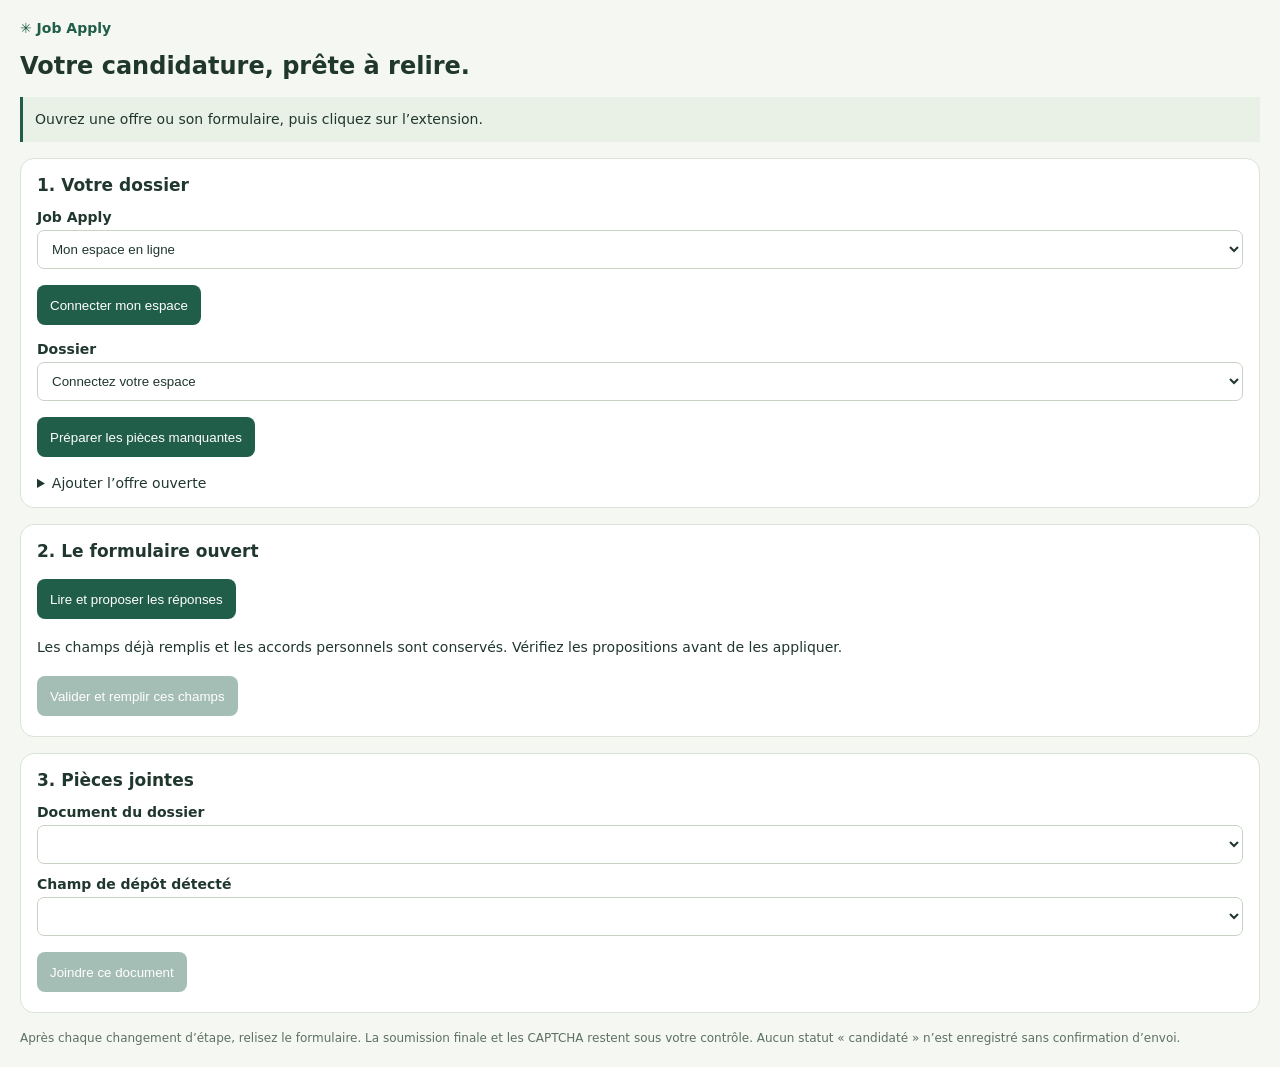
<file: extension/panel.html>
<!doctype html>
<html lang="fr"><head><meta charset="utf-8"><meta name="viewport" content="width=device-width,initial-scale=1"><title>Job Apply</title><link rel="stylesheet" href="panel.css"></head>
<body><header><b>✳ Job Apply</b><h1>Votre candidature, prête à relire.</h1></header>
<p id="status" role="status">Ouvrez une offre ou son formulaire, puis cliquez sur l’extension.</p>
<section><h2>1. Votre dossier</h2><label>Job Apply<select id="server"><option value="https://jobapply-web.37.59.112.53.sslip.io">Mon espace en ligne</option><option value="http://127.0.0.1:8770">Espace local · 8770</option></select></label><button id="connect">Connecter mon espace</button><label>Dossier<select id="application"><option value="">Connectez votre espace</option></select></label><button id="prepare">Préparer les pièces manquantes</button><details><summary>Ajouter l’offre ouverte</summary><label>Entreprise<input id="company" maxlength="255"></label><label>Poste<input id="title" maxlength="255"></label><p>Le texte visible de l’offre sera importé dans votre espace Job Apply.</p><button id="import">Importer cette offre</button></details></section>
<section><h2>2. Le formulaire ouvert</h2><button id="scan">Lire et proposer les réponses</button><p>Les champs déjà remplis et les accords personnels sont conservés. Vérifiez les propositions avant de les appliquer.</p><div id="answers"></div><button id="fill" disabled>Valider et remplir ces champs</button></section>
<section><h2>3. Pièces jointes</h2><label>Document du dossier<select id="document"></select></label><label>Champ de dépôt détecté<select id="upload-field"></select></label><button id="attach" disabled>Joindre ce document</button></section>
<footer>Après chaque changement d’étape, relisez le formulaire. La soumission finale et les CAPTCHA restent sous votre contrôle. Aucun statut « candidaté » n’est enregistré sans confirmation d’envoi.</footer><script type="module" src="panel.js"></script></body></html>
</file>
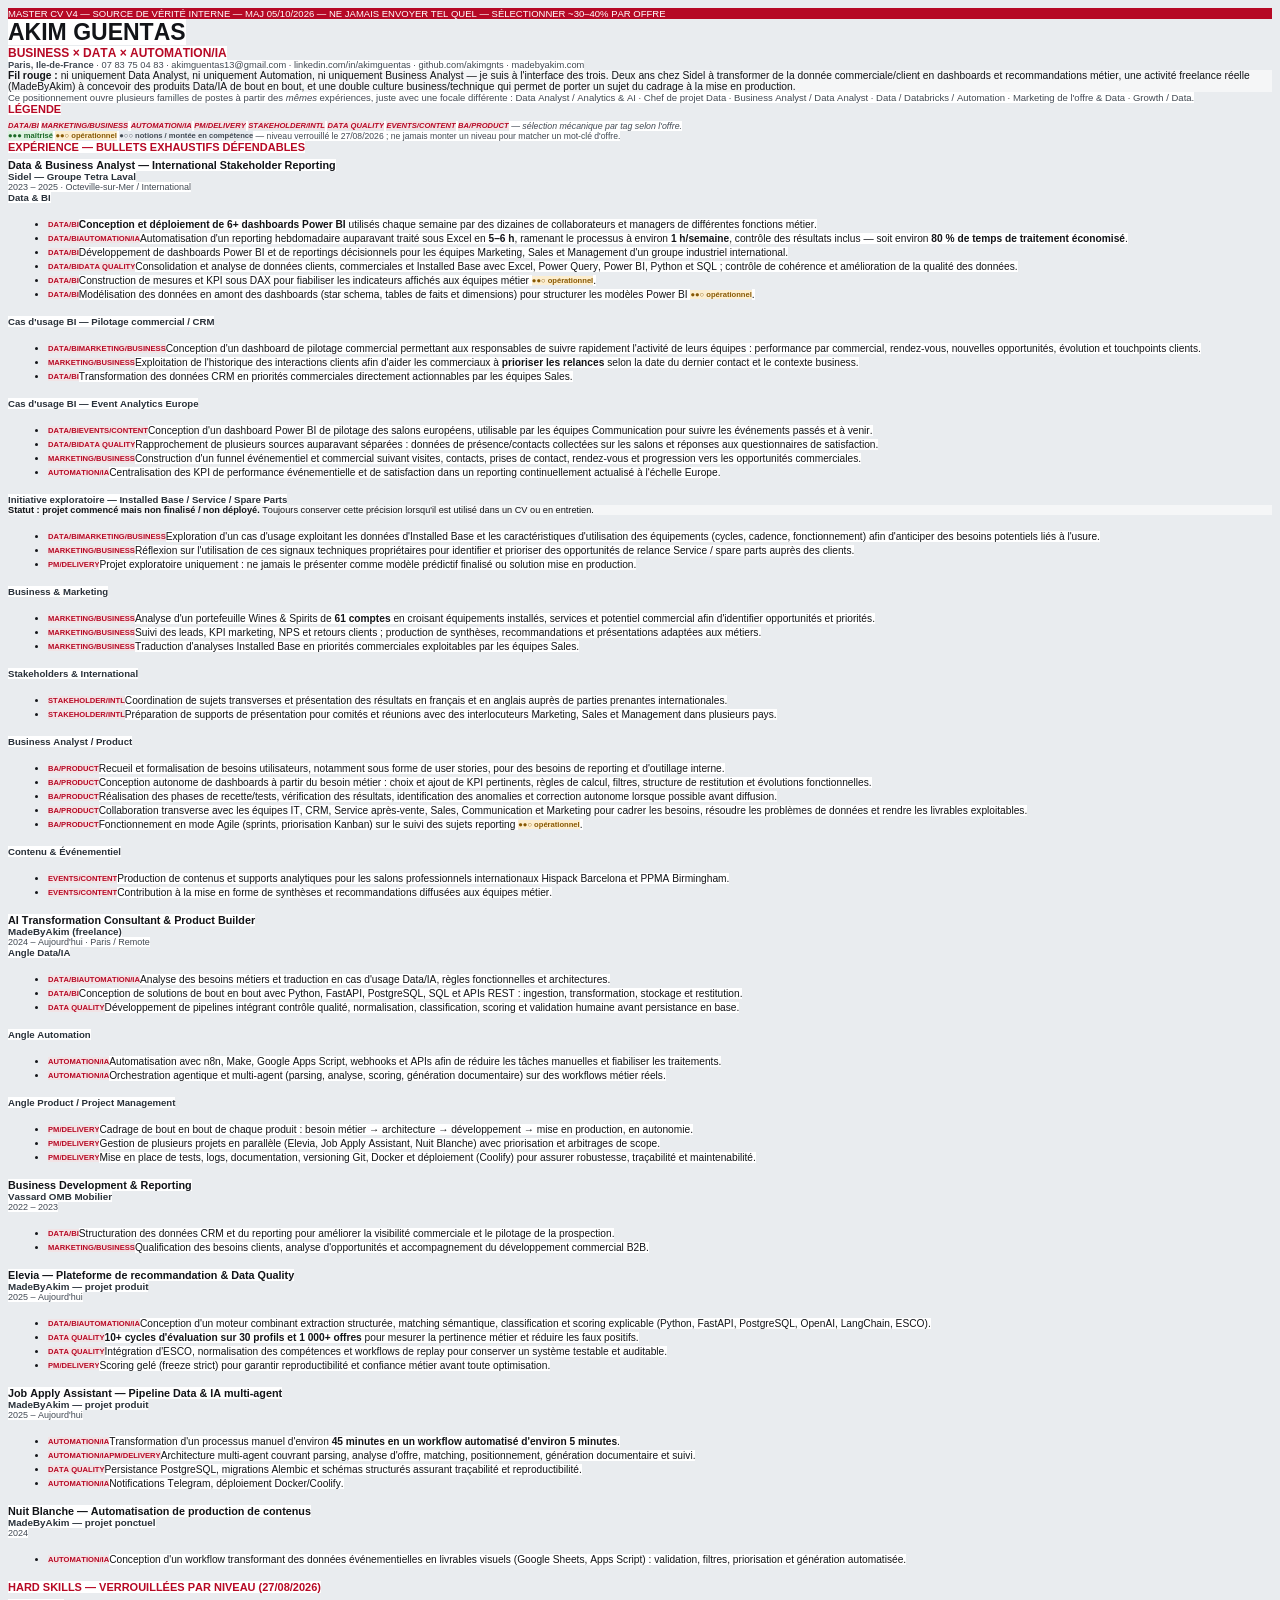
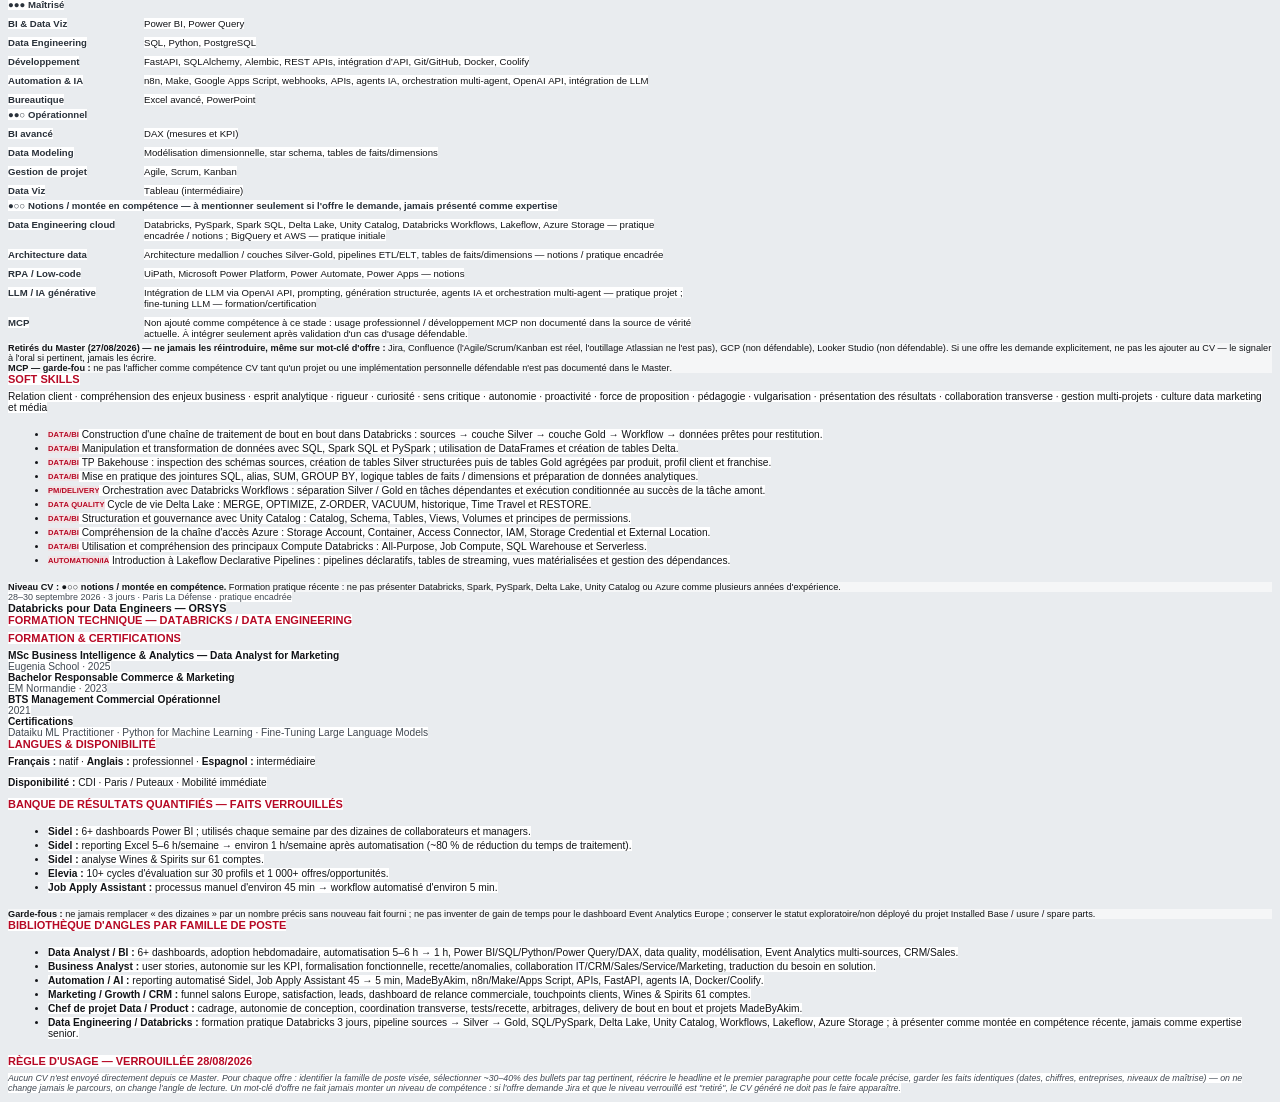
<file: app/templates/master_cv.html>
<!DOCTYPE html PUBLIC "-//W3C//DTD HTML 4.01//EN" "http://www.w3.org/TR/html4/strict.dtd">

<html>
<head>
<meta content="text/html; charset=utf-8" http-equiv="Content-Type"/>
<meta content="text/css" http-equiv="Content-Style-Type"/>
<title></title>
<meta content="Cocoa HTML Writer" name="Generator"/>
<meta content="2685.6" name="CocoaVersion"/>
<style type="text/css">
    body {background-color: #e9ecef}
    p.p1 {margin: 0.0px 0.0px 0.0px 0.0px; font: 9.5px Arial; color: #ffffff; -webkit-text-stroke: #ffffff; background-color: #b60925}
    p.p3 {margin: 0.0px 0.0px 0.0px 0.0px; font: 12.0px Arial; color: #b60925; -webkit-text-stroke: #b60925}
    p.p4 {margin: 0.0px 0.0px 0.0px 0.0px; font: 9.3px Arial; color: #414953; -webkit-text-stroke: #414953}
    p.p5 {margin: 0.0px 0.0px 0.0px 0.0px; font: 10.3px Arial; color: #121418; -webkit-text-stroke: #121418; background-color: #f5f6f7}
    p.p6 {margin: 0.0px 0.0px 0.0px 0.0px; font: 9.5px Arial; color: #414953; -webkit-text-stroke: #414953}
    p.p8 {margin: 0.0px 0.0px 0.0px 0.0px; font: 7.6px Arial; color: #b60925; -webkit-text-stroke: #b60925}
    p.p9 {margin: 0.0px 0.0px 0.0px 0.0px; font: 8.6px Arial; color: #414953; -webkit-text-stroke: #414953}
    p.p11 {margin: 0.0px 0.0px 0.0px 0.0px; font: 9.8px Arial; color: #2a323b; -webkit-text-stroke: #2a323b}
    p.p12 {margin: 0.0px 0.0px 0.0px 0.0px; font: 9.0px Arial; color: #414953; -webkit-text-stroke: #414953}
    p.p13 {margin: 0.0px 0.0px 0.0px 0.0px; font: 9.6px Arial; color: #2a323b; -webkit-text-stroke: #2a323b}
    p.p15 {margin: 0.0px 0.0px 0.0px 0.0px; font: 9.2px Arial; color: #121418; -webkit-text-stroke: #121418; background-color: #f5f6f7}
    p.p16 {margin: 0.0px 0.0px 0.0px 0.0px; font: 9.6px Arial; color: #121418; -webkit-text-stroke: #121418}
    p.p17 {margin: 0.0px 0.0px 10.2px 0.0px; font: 10.2px Arial; color: #121418; -webkit-text-stroke: #121418}
    p.p18 {margin: 0.0px 0.0px 0.0px 0.0px; font: 10.2px Arial; color: #121418; -webkit-text-stroke: #121418}
    p.p19 {margin: 0.0px 0.0px 0.0px 0.0px; font: 10.2px Arial; color: #414953; -webkit-text-stroke: #414953}
    p.p20 {margin: 0.0px 0.0px 8.8px 0.0px; font: 8.8px Arial; color: #414953; -webkit-text-stroke: #414953}
    li.li14 {margin: 0.0px 0.0px 3.0px 0.0px; font: 10.2px Arial; color: #121418; -webkit-text-stroke: #121418}
    span.s1 {font-kerning: none}
    span.s2 {font-kerning: none; background-color: #ffffff}
    span.s3 {vertical-align: 1.0px; font-kerning: none; background-color: #f1e3e5}
    span.s4 {font: 8.8px Arial; font-kerning: none; color: #414953; background-color: #ffffff; -webkit-text-stroke: 0px #414953}
    span.s5 {font: 7.6px Arial; vertical-align: 1.0px; font-kerning: none; color: #1b6927; background-color: #ddf1e0; -webkit-text-stroke: 0px #1b6927}
    span.s6 {font: 7.6px Arial; vertical-align: 1.0px; font-kerning: none; color: #875803; background-color: #fceed0; -webkit-text-stroke: 0px #875803}
    span.s7 {font: 7.6px Arial; vertical-align: 1.0px; font-kerning: none; background-color: #e7ebf0}
    span.s8 {font: 7.6px Arial; color: #b60925; background-color: #f1e3e5; -webkit-text-stroke: 0px #000000}
    span.s9 {font: 7.6px Arial; vertical-align: 1.0px; font-kerning: none; color: #b60925; background-color: #f1e3e5; -webkit-text-stroke: 0px #b60925}
    span.s10 {background-color: #ffffff; -webkit-text-stroke: 0px #000000}
    table.t1 {margin: 4.0px 0.0px 0.0px 0.0px}
    td.td1 {width: 130.0px; margin: 0.5px 0.5px 0.5px 0.5px; padding: 4.0px 6.0px 4.0px 0.0px}
    td.td2 {width: 550.3px; margin: 0.5px 0.5px 0.5px 0.5px; padding: 4.0px 0.0px 4.0px 0.0px}
    ul.ul1 {list-style-type: disc}
  </style>
</head>
<body>
<p class="p1"><span class="s1">MASTER CV V4 — SOURCE DE VÉRITÉ INTERNE — MAJ 05/10/2026 — NE JAMAIS ENVOYER TEL QUEL — SÉLECTIONNER ~30–40% PAR OFFRE</span></p>
<h1 style="margin: 0.0px 0.0px 0.0px 0.0px; font: 23.0px Arial; color: #121418; -webkit-text-stroke: #121418"><span class="s2"><b>AKIM GUENTAS</b><b></b></span></h1>
<p class="p3"><span class="s2"><b>BUSINESS × DATA × AUTOMATION/IA</b><b></b></span></p>
<p class="p4"><span class="s2"><b>Paris, Ile-de-France</b> · 07 83 75 04 83 · akimguentas13@gmail.com · linkedin.com/in/akimguentas · github.com/akimgnts · madebyakim.com</span></p>
<p class="p5"><span class="s1"><b>Fil rouge :</b> ni uniquement Data Analyst, ni uniquement Automation, ni uniquement Business Analyst — je suis à l'interface des trois. Deux ans chez Sidel à transformer de la donnée commerciale/client en dashboards et recommandations métier, une activité freelance réelle (MadeByAkim) à concevoir des produits Data/IA de bout en bout, et une double culture business/technique qui permet de porter un sujet du cadrage à la mise en production.</span></p>
<p class="p6"><span class="s2">Ce positionnement ouvre plusieurs familles de postes à partir des <i>mêmes</i> expériences, juste avec une focale différente : Data Analyst / Analytics &amp; AI · Chef de projet Data · Business Analyst / Data Analyst · Data / Databricks / Automation · Marketing de l'offre &amp; Data · Growth / Data.</span></p>
<h2 style="margin: 0.0px 0.0px 6.0px 0.0px; font: 11.0px Arial; color: #b60925; -webkit-text-stroke: #b60925"><span class="s2"><b>LÉGENDE</b><b></b></span></h2>
<p class="p8"><span class="s3"><b><i>DATA/BI</i></b></span><span class="s4"><i> </i></span><span class="s3"><b><i>MARKETING/BUSINESS</i></b></span><span class="s4"><i> </i></span><span class="s3"><b><i>AUTOMATION/IA</i></b></span><span class="s4"><i> </i></span><span class="s3"><b><i>PM/DELIVERY</i></b></span><span class="s4"><i> </i></span><span class="s3"><b><i>STAKEHOLDER/INTL</i></b></span><span class="s4"><i> </i></span><span class="s3"><b><i>DATA QUALITY</i></b></span><span class="s4"><i> </i></span><span class="s3"><b><i>EVENTS/CONTENT</i></b></span><span class="s4"><i> </i></span><span class="s3"><b><i>BA/PRODUCT</i></b></span><span class="s4"><i> — sélection mécanique par tag selon l'offre.</i><i></i></span></p>
<p class="p9"><span class="s5"><b>●●● maîtrisé</b></span><span class="s2"> </span><span class="s6"><b>●●○ opérationnel</b></span><span class="s2"> </span><span class="s7"><b>●○○ notions / montée en compétence</b></span><span class="s2"> — niveau verrouillé le 27/08/2026 ; ne jamais monter un niveau pour matcher un mot-clé d'offre.</span></p>
<h2 style="margin: 0.0px 0.0px 6.0px 0.0px; font: 11.0px Arial; color: #b60925; -webkit-text-stroke: #b60925"><span class="s2"><b>EXPÉRIENCE — BULLETS EXHAUSTIFS DÉFENDABLES</b><b></b></span></h2>
<h3 style="margin: 0.0px 0.0px 0.0px 0.0px; font: 10.8px Arial; color: #121418; -webkit-text-stroke: #121418"><span class="s2"><b>Data &amp; Business Analyst — International Stakeholder Reporting</b><b></b></span></h3>
<p class="p11"><span class="s2"><b>Sidel — Groupe Tetra Laval</b><b></b></span></p>
<p class="p12"><span class="s2">2023 – 2025 · Octeville-sur-Mer / International</span></p>
<p class="p13"><span class="s2"><b>Data &amp; BI</b><b></b></span></p>
<ul class="ul1">
<li class="li14"><span class="s8"><b></b></span><span class="s9"><b>DATA/BI</b></span><span class="s2"><b>Conception et déploiement de 6+ dashboards Power BI</b> utilisés chaque semaine par des dizaines de collaborateurs et managers de différentes fonctions métier.</span></li>
<li class="li14"><span class="s8"><b></b></span><span class="s9"><b>DATA/BIAUTOMATION/IA</b></span><span class="s2">Automatisation d'un reporting hebdomadaire auparavant traité sous Excel en <b>5–6 h</b>, ramenant le processus à environ <b>1 h/semaine</b>, contrôle des résultats inclus — soit environ <b>80 % de temps de traitement économisé</b>.</span></li>
<li class="li14"><span class="s8"><b></b></span><span class="s9"><b>DATA/BI</b></span><span class="s2">Développement de dashboards Power BI et de reportings décisionnels pour les équipes Marketing, Sales et Management d'un groupe industriel international.</span></li>
<li class="li14"><span class="s8"><b></b></span><span class="s9"><b>DATA/BIDATA QUALITY</b></span><span class="s2">Consolidation et analyse de données clients, commerciales et Installed Base avec Excel, Power Query, Power BI, Python et SQL ; contrôle de cohérence et amélioration de la qualité des données.</span></li>
<li class="li14"><span class="s8"><b></b></span><span class="s9"><b>DATA/BI</b></span><span class="s2">Construction de mesures et KPI sous DAX pour fiabiliser les indicateurs affichés aux équipes métier </span><span class="s6"><b>●●○ opérationnel</b></span><span class="s2">.</span></li>
<li class="li14"><span class="s8"><b></b></span><span class="s9"><b>DATA/BI</b></span><span class="s2">Modélisation des données en amont des dashboards (star schema, tables de faits et dimensions) pour structurer les modèles Power BI </span><span class="s6"><b>●●○ opérationnel</b></span><span class="s2">.</span></li>
</ul>
<p class="p13"><span class="s2"><b>Cas d'usage BI — Pilotage commercial / CRM</b><b></b></span></p>
<ul class="ul1">
<li class="li14"><span class="s8"><b></b></span><span class="s9"><b>DATA/BIMARKETING/BUSINESS</b></span><span class="s2">Conception d'un dashboard de pilotage commercial permettant aux responsables de suivre rapidement l'activité de leurs équipes : performance par commercial, rendez-vous, nouvelles opportunités, évolution et touchpoints clients.</span></li>
<li class="li14"><span class="s8"><b></b></span><span class="s9"><b>MARKETING/BUSINESS</b></span><span class="s2">Exploitation de l'historique des interactions clients afin d'aider les commerciaux à <b>prioriser les relances</b> selon la date du dernier contact et le contexte business.</span></li>
<li class="li14"><span class="s8"><b></b></span><span class="s9"><b>DATA/BI</b></span><span class="s2">Transformation des données CRM en priorités commerciales directement actionnables par les équipes Sales.</span></li>
</ul>
<p class="p13"><span class="s2"><b>Cas d'usage BI — Event Analytics Europe</b><b></b></span></p>
<ul class="ul1">
<li class="li14"><span class="s8"><b></b></span><span class="s9"><b>DATA/BIEVENTS/CONTENT</b></span><span class="s2">Conception d'un dashboard Power BI de pilotage des salons européens, utilisable par les équipes Communication pour suivre les événements passés et à venir.</span></li>
<li class="li14"><span class="s8"><b></b></span><span class="s9"><b>DATA/BIDATA QUALITY</b></span><span class="s2">Rapprochement de plusieurs sources auparavant séparées : données de présence/contacts collectées sur les salons et réponses aux questionnaires de satisfaction.</span></li>
<li class="li14"><span class="s8"><b></b></span><span class="s9"><b>MARKETING/BUSINESS</b></span><span class="s2">Construction d'un funnel événementiel et commercial suivant visites, contacts, prises de contact, rendez-vous et progression vers les opportunités commerciales.</span></li>
<li class="li14"><span class="s8"><b></b></span><span class="s9"><b>AUTOMATION/IA</b></span><span class="s2">Centralisation des KPI de performance événementielle et de satisfaction dans un reporting continuellement actualisé à l'échelle Europe.</span></li>
</ul>
<p class="p13"><span class="s2"><b>Initiative exploratoire — Installed Base / Service / Spare Parts</b><b></b></span></p>
<p class="p15"><span class="s1"><b>Statut : projet commencé mais non finalisé / non déployé.</b> Toujours conserver cette précision lorsqu'il est utilisé dans un CV ou en entretien.</span></p>
<ul class="ul1">
<li class="li14"><span class="s8"><b></b></span><span class="s9"><b>DATA/BIMARKETING/BUSINESS</b></span><span class="s2">Exploration d'un cas d'usage exploitant les données d'Installed Base et les caractéristiques d'utilisation des équipements (cycles, cadence, fonctionnement) afin d'anticiper des besoins potentiels liés à l'usure.</span></li>
<li class="li14"><span class="s8"><b></b></span><span class="s9"><b>MARKETING/BUSINESS</b></span><span class="s2">Réflexion sur l'utilisation de ces signaux techniques propriétaires pour identifier et prioriser des opportunités de relance Service / spare parts auprès des clients.</span></li>
<li class="li14"><span class="s8"><b></b></span><span class="s9"><b>PM/DELIVERY</b></span><span class="s2">Projet exploratoire uniquement : ne jamais le présenter comme modèle prédictif finalisé ou solution mise en production.</span></li>
</ul>
<p class="p13"><span class="s2"><b>Business &amp; Marketing</b><b></b></span></p>
<ul class="ul1">
<li class="li14"><span class="s8"><b></b></span><span class="s9"><b>MARKETING/BUSINESS</b></span><span class="s2">Analyse d'un portefeuille Wines &amp; Spirits de <b>61 comptes</b> en croisant équipements installés, services et potentiel commercial afin d'identifier opportunités et priorités.</span></li>
<li class="li14"><span class="s8"><b></b></span><span class="s9"><b>MARKETING/BUSINESS</b></span><span class="s2">Suivi des leads, KPI marketing, NPS et retours clients ; production de synthèses, recommandations et présentations adaptées aux métiers.</span></li>
<li class="li14"><span class="s8"><b></b></span><span class="s9"><b>MARKETING/BUSINESS</b></span><span class="s2">Traduction d'analyses Installed Base en priorités commerciales exploitables par les équipes Sales.</span></li>
</ul>
<p class="p13"><span class="s2"><b>Stakeholders &amp; International</b><b></b></span></p>
<ul class="ul1">
<li class="li14"><span class="s8"><b></b></span><span class="s9"><b>STAKEHOLDER/INTL</b></span><span class="s2">Coordination de sujets transverses et présentation des résultats en français et en anglais auprès de parties prenantes internationales.</span></li>
<li class="li14"><span class="s8"><b></b></span><span class="s9"><b>STAKEHOLDER/INTL</b></span><span class="s2">Préparation de supports de présentation pour comités et réunions avec des interlocuteurs Marketing, Sales et Management dans plusieurs pays.</span></li>
</ul>
<p class="p13"><span class="s2"><b>Business Analyst / Product</b><b></b></span></p>
<ul class="ul1">
<li class="li14"><span class="s8"><b></b></span><span class="s9"><b>BA/PRODUCT</b></span><span class="s2">Recueil et formalisation de besoins utilisateurs, notamment sous forme de user stories, pour des besoins de reporting et d'outillage interne.</span></li>
<li class="li14"><span class="s8"><b></b></span><span class="s9"><b>BA/PRODUCT</b></span><span class="s2">Conception autonome de dashboards à partir du besoin métier : choix et ajout de KPI pertinents, règles de calcul, filtres, structure de restitution et évolutions fonctionnelles.</span></li>
<li class="li14"><span class="s8"><b></b></span><span class="s9"><b>BA/PRODUCT</b></span><span class="s2">Réalisation des phases de recette/tests, vérification des résultats, identification des anomalies et correction autonome lorsque possible avant diffusion.</span></li>
<li class="li14"><span class="s8"><b></b></span><span class="s9"><b>BA/PRODUCT</b></span><span class="s2">Collaboration transverse avec les équipes IT, CRM, Service après-vente, Sales, Communication et Marketing pour cadrer les besoins, résoudre les problèmes de données et rendre les livrables exploitables.</span></li>
<li class="li14"><span class="s8"><b></b></span><span class="s9"><b>BA/PRODUCT</b></span><span class="s2">Fonctionnement en mode Agile (sprints, priorisation Kanban) sur le suivi des sujets reporting </span><span class="s6"><b>●●○ opérationnel</b></span><span class="s2">.</span></li>
</ul>
<p class="p13"><span class="s2"><b>Contenu &amp; Événementiel</b><b></b></span></p>
<ul class="ul1">
<li class="li14"><span class="s8"><b></b></span><span class="s9"><b>EVENTS/CONTENT</b></span><span class="s2">Production de contenus et supports analytiques pour les salons professionnels internationaux Hispack Barcelona et PPMA Birmingham.</span></li>
<li class="li14"><span class="s8"><b></b></span><span class="s9"><b>EVENTS/CONTENT</b></span><span class="s2">Contribution à la mise en forme de synthèses et recommandations diffusées aux équipes métier.</span></li>
</ul>
<h3 style="margin: 0.0px 0.0px 0.0px 0.0px; font: 10.8px Arial; color: #121418; -webkit-text-stroke: #121418"><span class="s2"><b>AI Transformation Consultant &amp; Product Builder</b><b></b></span></h3>
<p class="p11"><span class="s2"><b>MadeByAkim (freelance)</b><b></b></span></p>
<p class="p12"><span class="s2">2024 – Aujourd'hui · Paris / Remote</span></p>
<p class="p13"><span class="s2"><b>Angle Data/IA</b><b></b></span></p>
<ul class="ul1">
<li class="li14"><span class="s8"><b></b></span><span class="s9"><b>DATA/BIAUTOMATION/IA</b></span><span class="s2">Analyse des besoins métiers et traduction en cas d'usage Data/IA, règles fonctionnelles et architectures.</span></li>
<li class="li14"><span class="s8"><b></b></span><span class="s9"><b>DATA/BI</b></span><span class="s2">Conception de solutions de bout en bout avec Python, FastAPI, PostgreSQL, SQL et APIs REST : ingestion, transformation, stockage et restitution.</span></li>
<li class="li14"><span class="s8"><b></b></span><span class="s9"><b>DATA QUALITY</b></span><span class="s2">Développement de pipelines intégrant contrôle qualité, normalisation, classification, scoring et validation humaine avant persistance en base.</span></li>
</ul>
<p class="p13"><span class="s2"><b>Angle Automation</b><b></b></span></p>
<ul class="ul1">
<li class="li14"><span class="s8"><b></b></span><span class="s9"><b>AUTOMATION/IA</b></span><span class="s2">Automatisation avec n8n, Make, Google Apps Script, webhooks et APIs afin de réduire les tâches manuelles et fiabiliser les traitements.</span></li>
<li class="li14"><span class="s8"><b></b></span><span class="s9"><b>AUTOMATION/IA</b></span><span class="s2">Orchestration agentique et multi-agent (parsing, analyse, scoring, génération documentaire) sur des workflows métier réels.</span></li>
</ul>
<p class="p13"><span class="s2"><b>Angle Product / Project Management</b><b></b></span></p>
<ul class="ul1">
<li class="li14"><span class="s8"><b></b></span><span class="s9"><b>PM/DELIVERY</b></span><span class="s2">Cadrage de bout en bout de chaque produit : besoin métier → architecture → développement → mise en production, en autonomie.</span></li>
<li class="li14"><span class="s8"><b></b></span><span class="s9"><b>PM/DELIVERY</b></span><span class="s2">Gestion de plusieurs projets en parallèle (Elevia, Job Apply Assistant, Nuit Blanche) avec priorisation et arbitrages de scope.</span></li>
<li class="li14"><span class="s8"><b></b></span><span class="s9"><b>PM/DELIVERY</b></span><span class="s2">Mise en place de tests, logs, documentation, versioning Git, Docker et déploiement (Coolify) pour assurer robustesse, traçabilité et maintenabilité.</span></li>
</ul>
<h3 style="margin: 0.0px 0.0px 0.0px 0.0px; font: 10.8px Arial; color: #121418; -webkit-text-stroke: #121418"><span class="s2"><b>Business Development &amp; Reporting</b><b></b></span></h3>
<p class="p11"><span class="s2"><b>Vassard OMB Mobilier</b><b></b></span></p>
<p class="p12"><span class="s2">2022 – 2023</span></p>
<ul class="ul1">
<li class="li14"><span class="s8"><b></b></span><span class="s9"><b>DATA/BI</b></span><span class="s2">Structuration des données CRM et du reporting pour améliorer la visibilité commerciale et le pilotage de la prospection.</span></li>
<li class="li14"><span class="s8"><b></b></span><span class="s9"><b>MARKETING/BUSINESS</b></span><span class="s2">Qualification des besoins clients, analyse d'opportunités et accompagnement du développement commercial B2B.</span></li>
</ul>
<h3 style="margin: 0.0px 0.0px 0.0px 0.0px; font: 10.8px Arial; color: #121418; -webkit-text-stroke: #121418"><span class="s2"><b>Elevia — Plateforme de recommandation &amp; Data Quality</b><b></b></span></h3>
<p class="p11"><span class="s2"><b>MadeByAkim — projet produit</b><b></b></span></p>
<p class="p12"><span class="s2">2025 – Aujourd'hui</span></p>
<ul class="ul1">
<li class="li14"><span class="s8"><b></b></span><span class="s9"><b>DATA/BIAUTOMATION/IA</b></span><span class="s2">Conception d'un moteur combinant extraction structurée, matching sémantique, classification et scoring explicable (Python, FastAPI, PostgreSQL, OpenAI, LangChain, ESCO).</span></li>
<li class="li14"><span class="s8"><b></b></span><span class="s9"><b>DATA QUALITY</b></span><span class="s2"><b>10+ cycles d'évaluation sur 30 profils et 1 000+ offres</b> pour mesurer la pertinence métier et réduire les faux positifs.</span></li>
<li class="li14"><span class="s8"><b></b></span><span class="s9"><b>DATA QUALITY</b></span><span class="s2">Intégration d'ESCO, normalisation des compétences et workflows de replay pour conserver un système testable et auditable.</span></li>
<li class="li14"><span class="s8"><b></b></span><span class="s9"><b>PM/DELIVERY</b></span><span class="s2">Scoring gelé (freeze strict) pour garantir reproductibilité et confiance métier avant toute optimisation.</span></li>
</ul>
<h3 style="margin: 0.0px 0.0px 0.0px 0.0px; font: 10.8px Arial; color: #121418; -webkit-text-stroke: #121418"><span class="s2"><b>Job Apply Assistant — Pipeline Data &amp; IA multi-agent</b><b></b></span></h3>
<p class="p11"><span class="s2"><b>MadeByAkim — projet produit</b><b></b></span></p>
<p class="p12"><span class="s2">2025 – Aujourd'hui</span></p>
<ul class="ul1">
<li class="li14"><span class="s8"><b></b></span><span class="s9"><b>AUTOMATION/IA</b></span><span class="s2">Transformation d'un processus manuel d'environ <b>45 minutes en un workflow automatisé d'environ 5 minutes</b>.</span></li>
<li class="li14"><span class="s8"><b></b></span><span class="s9"><b>AUTOMATION/IAPM/DELIVERY</b></span><span class="s2">Architecture multi-agent couvrant parsing, analyse d'offre, matching, positionnement, génération documentaire et suivi.</span></li>
<li class="li14"><span class="s8"><b></b></span><span class="s9"><b>DATA QUALITY</b></span><span class="s2">Persistance PostgreSQL, migrations Alembic et schémas structurés assurant traçabilité et reproductibilité.</span></li>
<li class="li14"><span class="s8"><b></b></span><span class="s9"><b>AUTOMATION/IA</b></span><span class="s2">Notifications Telegram, déploiement Docker/Coolify.</span></li>
</ul>
<h3 style="margin: 0.0px 0.0px 0.0px 0.0px; font: 10.8px Arial; color: #121418; -webkit-text-stroke: #121418"><span class="s2"><b>Nuit Blanche — Automatisation de production de contenus</b><b></b></span></h3>
<p class="p11"><span class="s2"><b>MadeByAkim — projet ponctuel</b><b></b></span></p>
<p class="p12"><span class="s2">2024</span></p>
<ul class="ul1">
<li class="li14"><span class="s8"><b></b></span><span class="s9"><b>AUTOMATION/IA</b></span><span class="s2">Conception d'un workflow transformant des données événementielles en livrables visuels (Google Sheets, Apps Script) : validation, filtres, priorisation et génération automatisée.</span></li>
</ul>
<h2 style="margin: 0.0px 0.0px 6.0px 0.0px; font: 11.0px Arial; color: #b60925; -webkit-text-stroke: #b60925"><span class="s2"><b>HARD SKILLS — VERROUILLÉES PAR NIVEAU (27/08/2026)</b><b></b></span></h2>
<p class="p13"><span class="s2"><b>●●● Maîtrisé</b><b></b></span></p>
<table cellpadding="0" cellspacing="0" class="t1">
<tbody>
<tr>
<td class="td1" valign="top">
<p class="p13"><span class="s2"><b>BI &amp; Data Viz</b><b></b></span></p>
</td>
<td class="td2" valign="top">
<p class="p16"><span class="s2">Power BI, Power Query</span></p>
</td>
</tr>
<tr>
<td class="td1" valign="top">
<p class="p13"><span class="s2"><b>Data Engineering</b><b></b></span></p>
</td>
<td class="td2" valign="top">
<p class="p16"><span class="s2">SQL, Python, PostgreSQL</span></p>
</td>
</tr>
<tr>
<td class="td1" valign="top">
<p class="p13"><span class="s2"><b>Développement</b><b></b></span></p>
</td>
<td class="td2" valign="top">
<p class="p16"><span class="s2">FastAPI, SQLAlchemy, Alembic, REST APIs, intégration d’API, Git/GitHub, Docker, Coolify</span></p>
</td>
</tr>
<tr>
<td class="td1" valign="top">
<p class="p13"><span class="s2"><b>Automation &amp; IA</b><b></b></span></p>
</td>
<td class="td2" valign="top">
<p class="p16"><span class="s2">n8n, Make, Google Apps Script, webhooks, APIs, agents IA, orchestration multi-agent, OpenAI API, intégration de LLM</span></p>
</td>
</tr>
<tr>
<td class="td1" valign="top">
<p class="p13"><span class="s2"><b>Bureautique</b><b></b></span></p>
</td>
<td class="td2" valign="top">
<p class="p16"><span class="s2">Excel avancé, PowerPoint</span></p>
</td>
</tr>
</tbody>
</table>
<p class="p13"><span class="s2"><b>●●○ Opérationnel</b><b></b></span></p>
<table cellpadding="0" cellspacing="0" class="t1">
<tbody>
<tr>
<td class="td1" valign="top">
<p class="p13"><span class="s2"><b>BI avancé</b><b></b></span></p>
</td>
<td class="td2" valign="top">
<p class="p16"><span class="s2">DAX (mesures et KPI)</span></p>
</td>
</tr>
<tr>
<td class="td1" valign="top">
<p class="p13"><span class="s2"><b>Data Modeling</b><b></b></span></p>
</td>
<td class="td2" valign="top">
<p class="p16"><span class="s2">Modélisation dimensionnelle, star schema, tables de faits/dimensions</span></p>
</td>
</tr>
<tr>
<td class="td1" valign="top">
<p class="p13"><span class="s2"><b>Gestion de projet</b><b></b></span></p>
</td>
<td class="td2" valign="top">
<p class="p16"><span class="s2">Agile, Scrum, Kanban</span></p>
</td>
</tr>
<tr>
<td class="td1" valign="top">
<p class="p13"><span class="s2"><b>Data Viz</b><b></b></span></p>
</td>
<td class="td2" valign="top">
<p class="p16"><span class="s2">Tableau (intermédiaire)</span></p>
</td>
</tr>
</tbody>
</table>
<p class="p13"><span class="s2"><b>●○○ Notions / montée en compétence — à mentionner seulement si l'offre le demande, jamais présenté comme expertise</b><b></b></span></p>
<table cellpadding="0" cellspacing="0" class="t1">
<tbody>
<tr>
<td class="td1" valign="top">
<p class="p13"><span class="s2"><b>Data Engineering cloud</b><b></b></span></p>
</td>
<td class="td2" valign="top">
<p class="p16"><span class="s2">Databricks, PySpark, Spark SQL, Delta Lake, Unity Catalog, Databricks Workflows, Lakeflow, Azure Storage — pratique encadrée / notions ; BigQuery et AWS — pratique initiale</span></p>
</td>
</tr>
<tr>
<td class="td1" valign="top">
<p class="p13"><span class="s2"><b>Architecture data</b><b></b></span></p>
</td>
<td class="td2" valign="top">
<p class="p16"><span class="s2">Architecture medallion / couches Silver-Gold, pipelines ETL/ELT, tables de faits/dimensions — notions / pratique encadrée</span></p>
</td>
</tr>
<tr>
<td class="td1" valign="top">
<p class="p13"><span class="s2"><b>RPA / Low-code</b><b></b></span></p>
</td>
<td class="td2" valign="top">
<p class="p16"><span class="s2">UiPath, Microsoft Power Platform, Power Automate, Power Apps — notions</span></p>
</td>
</tr>

<tr>
<td class="td1" valign="top"><p class="p13"><span class="s2"><b>LLM / IA générative</b></span></p></td>
<td class="td2" valign="top"><p class="p16"><span class="s2">Intégration de LLM via OpenAI API, prompting, génération structurée, agents IA et orchestration multi-agent — pratique projet ; fine-tuning LLM — formation/certification</span></p></td>
</tr>
<tr>
<td class="td1" valign="top"><p class="p13"><span class="s2"><b>MCP</b></span></p></td>
<td class="td2" valign="top"><p class="p16"><span class="s2">Non ajouté comme compétence à ce stade : usage professionnel / développement MCP non documenté dans la source de vérité actuelle. À intégrer seulement après validation d'un cas d'usage défendable.</span></p></td>
</tr>
</tbody>
</table>
<p class="p15"><span class="s1"><b>Retirés du Master (27/08/2026) — ne jamais les réintroduire, même sur mot-clé d'offre :</b> Jira, Confluence (l'Agile/Scrum/Kanban est réel, l'outillage Atlassian ne l'est pas), GCP (non défendable), Looker Studio (non défendable). Si une offre les demande explicitement, ne pas les ajouter au CV — le signaler à l'oral si pertinent, jamais les écrire.</span></p><p class="p15"><span class="s1"><b>MCP — garde-fou : </b>ne pas l'afficher comme compétence CV tant qu'un projet ou une implémentation personnelle défendable n'est pas documenté dans le Master.</span></p>
<h2 style="margin: 0.0px 0.0px 6.0px 0.0px; font: 11.0px Arial; color: #b60925; -webkit-text-stroke: #b60925"><span class="s2"><b>SOFT SKILLS</b><b></b></span></h2>
<p class="p17"><span class="s2">Relation client · compréhension des enjeux business · esprit analytique · rigueur · curiosité · sens critique · autonomie · proactivité · force de proposition · pédagogie · vulgarisation · présentation des résultats · collaboration transverse · gestion multi-projets · culture data marketing et média</span></p>

<ul class="ul1">
<li class="li14"><span class="s9"><b>DATA/BI</b></span><span class="s2"> Construction d'une chaîne de traitement de bout en bout dans Databricks : sources → couche Silver → couche Gold → Workflow → données prêtes pour restitution.</span></li>
<li class="li14"><span class="s9"><b>DATA/BI</b></span><span class="s2"> Manipulation et transformation de données avec SQL, Spark SQL et PySpark ; utilisation de DataFrames et création de tables Delta.</span></li>
<li class="li14"><span class="s9"><b>DATA/BI</b></span><span class="s2"> TP Bakehouse : inspection des schémas sources, création de tables Silver structurées puis de tables Gold agrégées par produit, profil client et franchise.</span></li>
<li class="li14"><span class="s9"><b>DATA/BI</b></span><span class="s2"> Mise en pratique des jointures SQL, alias, SUM, GROUP BY, logique tables de faits / dimensions et préparation de données analytiques.</span></li>
<li class="li14"><span class="s9"><b>PM/DELIVERY</b></span><span class="s2"> Orchestration avec Databricks Workflows : séparation Silver / Gold en tâches dépendantes et exécution conditionnée au succès de la tâche amont.</span></li>
<li class="li14"><span class="s9"><b>DATA QUALITY</b></span><span class="s2"> Cycle de vie Delta Lake : MERGE, OPTIMIZE, Z-ORDER, VACUUM, historique, Time Travel et RESTORE.</span></li>
<li class="li14"><span class="s9"><b>DATA/BI</b></span><span class="s2"> Structuration et gouvernance avec Unity Catalog : Catalog, Schema, Tables, Views, Volumes et principes de permissions.</span></li>
<li class="li14"><span class="s9"><b>DATA/BI</b></span><span class="s2"> Compréhension de la chaîne d'accès Azure : Storage Account, Container, Access Connector, IAM, Storage Credential et External Location.</span></li>
<li class="li14"><span class="s9"><b>DATA/BI</b></span><span class="s2"> Utilisation et compréhension des principaux Compute Databricks : All-Purpose, Job Compute, SQL Warehouse et Serverless.</span></li>
<li class="li14"><span class="s9"><b>AUTOMATION/IA</b></span><span class="s2"> Introduction à Lakeflow Declarative Pipelines : pipelines déclaratifs, tables de streaming, vues matérialisées et gestion des dépendances.</span></li>
</ul>
<p class="p15"><span class="s1"><b>Niveau CV : ●○○ notions / montée en compétence.</b> Formation pratique récente : ne pas présenter Databricks, Spark, PySpark, Delta Lake, Unity Catalog ou Azure comme plusieurs années d'expérience.</span></p>
<p class="p12"><span class="s2">28–30 septembre 2026 · 3 jours · Paris La Défense · pratique encadrée</span></p>
<h3 style="margin: 0.0px 0.0px 0.0px 0.0px; font: 10.8px Arial; color: #121418; -webkit-text-stroke: #121418"><span class="s2"><b>Databricks pour Data Engineers — ORSYS</b></span></h3>
<h2 style="margin: 0.0px 0.0px 6.0px 0.0px; font: 11.0px Arial; color: #b60925; -webkit-text-stroke: #b60925"><span class="s2"><b>FORMATION TECHNIQUE — DATABRICKS / DATA ENGINEERING</b></span></h2>
<h2 style="margin: 0.0px 0.0px 6.0px 0.0px; font: 11.0px Arial; color: #b60925; -webkit-text-stroke: #b60925"><span class="s2"><b>FORMATION &amp; CERTIFICATIONS</b><b></b></span></h2>
<p class="p18"><span class="s2"><b>MSc Business Intelligence &amp; Analytics — Data Analyst for Marketing</b><b></b></span></p>
<p class="p19"><span class="s2">Eugenia School · 2025</span></p>
<p class="p18"><span class="s2"><b>Bachelor Responsable Commerce &amp; Marketing</b><b></b></span></p>
<p class="p19"><span class="s2">EM Normandie · 2023</span></p>
<p class="p18"><span class="s2"><b>BTS Management Commercial Opérationnel</b><b></b></span></p>
<p class="p19"><span class="s2">2021</span></p>
<p class="p18"><span class="s2"><b>Certifications</b><b></b></span></p>
<p class="p19"><span class="s2">Dataiku ML Practitioner · Python for Machine Learning · Fine-Tuning Large Language Models</span></p>
<h2 style="margin: 0.0px 0.0px 6.0px 0.0px; font: 11.0px Arial; color: #b60925; -webkit-text-stroke: #b60925"><span class="s2"><b>LANGUES &amp; DISPONIBILITÉ</b><b></b></span></h2>
<p class="p17"><span class="s2"><b>Français :</b> natif · <b>Anglais :</b> professionnel · <b>Espagnol :</b> intermédiaire</span></p>
<p class="p17"><span class="s2"><b>Disponibilité :</b> CDI · Paris / Puteaux · Mobilité immédiate</span></p>
<h2 style="margin: 0.0px 0.0px 6.0px 0.0px; font: 11.0px Arial; color: #b60925; -webkit-text-stroke: #b60925"><span class="s2"><b>BANQUE DE RÉSULTATS QUANTIFIÉS — FAITS VERROUILLÉS</b><b></b></span></h2>
<ul class="ul1">
<li class="li14"><span class="s10"><b></b></span><span class="s2"><b>Sidel :</b> 6+ dashboards Power BI ; utilisés chaque semaine par des dizaines de collaborateurs et managers.</span></li>
<li class="li14"><span class="s10"><b></b></span><span class="s2"><b>Sidel :</b> reporting Excel 5–6 h/semaine → environ 1 h/semaine après automatisation (~80 % de réduction du temps de traitement).</span></li>
<li class="li14"><span class="s10"><b></b></span><span class="s2"><b>Sidel :</b> analyse Wines &amp; Spirits sur 61 comptes.</span></li>
<li class="li14"><span class="s10"><b></b></span><span class="s2"><b>Elevia :</b> 10+ cycles d'évaluation sur 30 profils et 1 000+ offres/opportunités.</span></li>
<li class="li14"><span class="s10"><b></b></span><span class="s2"><b>Job Apply Assistant :</b> processus manuel d'environ 45 min → workflow automatisé d'environ 5 min.</span></li>
</ul>
<p class="p15"><span class="s1"><b>Garde-fous :</b> ne jamais remplacer « des dizaines » par un nombre précis sans nouveau fait fourni ; ne pas inventer de gain de temps pour le dashboard Event Analytics Europe ; conserver le statut exploratoire/non déployé du projet Installed Base / usure / spare parts.</span></p>
<h2 style="margin: 0.0px 0.0px 6.0px 0.0px; font: 11.0px Arial; color: #b60925; -webkit-text-stroke: #b60925"><span class="s2"><b>BIBLIOTHÈQUE D'ANGLES PAR FAMILLE DE POSTE</b><b></b></span></h2>
<ul class="ul1">
<li class="li14"><span class="s10"><b></b></span><span class="s2"><b>Data Analyst / BI :</b> 6+ dashboards, adoption hebdomadaire, automatisation 5–6 h → 1 h, Power BI/SQL/Python/Power Query/DAX, data quality, modélisation, Event Analytics multi-sources, CRM/Sales.</span></li>
<li class="li14"><span class="s10"><b></b></span><span class="s2"><b>Business Analyst :</b> user stories, autonomie sur les KPI, formalisation fonctionnelle, recette/anomalies, collaboration IT/CRM/Sales/Service/Marketing, traduction du besoin en solution.</span></li>
<li class="li14"><span class="s10"><b></b></span><span class="s2"><b>Automation / AI :</b> reporting automatisé Sidel, Job Apply Assistant 45 → 5 min, MadeByAkim, n8n/Make/Apps Script, APIs, FastAPI, agents IA, Docker/Coolify.</span></li>
<li class="li14"><span class="s10"><b></b></span><span class="s2"><b>Marketing / Growth / CRM :</b> funnel salons Europe, satisfaction, leads, dashboard de relance commerciale, touchpoints clients, Wines &amp; Spirits 61 comptes.</span></li>
<li class="li14"><span class="s10"><b></b></span><span class="s2"><b>Chef de projet Data / Product :</b> cadrage, autonomie de conception, coordination transverse, tests/recette, arbitrages, delivery de bout en bout et projets MadeByAkim.</span></li>
<li class="li14"><span class="s10"><b></b></span><span class="s2"><b>Data Engineering / Databricks :</b> formation pratique Databricks 3 jours, pipeline sources → Silver → Gold, SQL/PySpark, Delta Lake, Unity Catalog, Workflows, Lakeflow, Azure Storage ; à présenter comme montée en compétence récente, jamais comme expertise senior.</span></li></ul>
<h2 style="margin: 0.0px 0.0px 6.0px 0.0px; font: 11.0px Arial; color: #b60925; -webkit-text-stroke: #b60925"><span class="s2"><b>RÈGLE D'USAGE — VERROUILLÉE 28/08/2026</b><b></b></span></h2>
<p class="p20"><span class="s2"><i>Aucun CV n'est envoyé directement depuis ce Master. Pour chaque offre : identifier la famille de poste visée, sélectionner ~30–40% des bullets par tag pertinent, réécrire le headline et le premier paragraphe pour cette focale précise, garder les faits identiques (dates, chiffres, entreprises, niveaux de maîtrise) — on ne change jamais le parcours, on change l'angle de lecture. Un mot-clé d'offre ne fait jamais monter un niveau de compétence : si l'offre demande Jira et que le niveau verrouillé est "retiré", le CV généré ne doit pas le faire apparaître.</i><i></i></span></p>
</body>
</html>
</file>
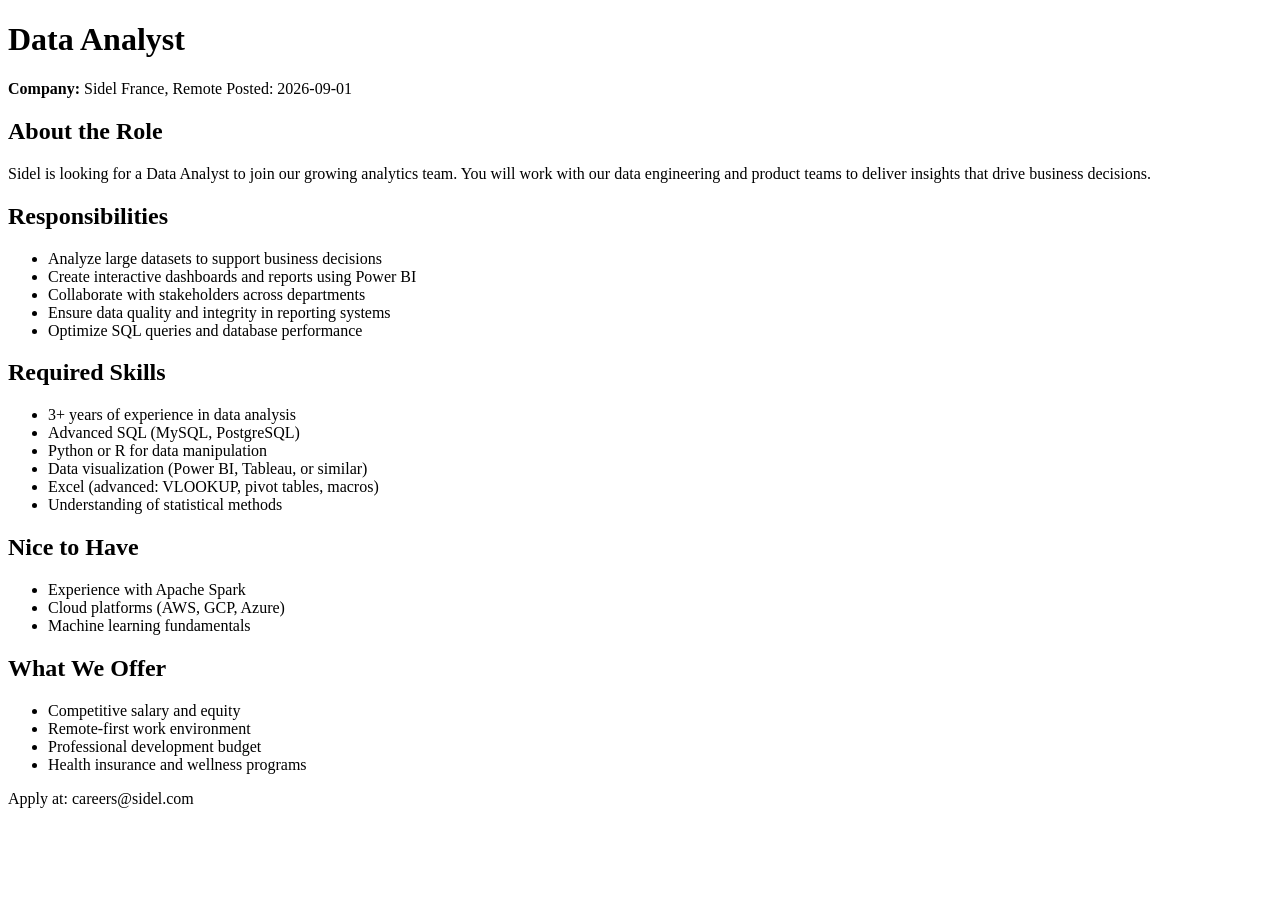
<file: tests/fixtures/sample_job_page.html>
<!DOCTYPE html>
<html lang="en">
<head>
    <title>Data Analyst - Sidel</title>
    <meta name="description" content="Join Sidel as a Data Analyst">
</head>
<body>
    <div class="job-header">
        <h1>Data Analyst</h1>
        <div class="company-info">
            <strong>Company:</strong> Sidel
            <span class="location">France, Remote</span>
            <span class="posted">Posted: 2026-09-01</span>
        </div>
    </div>

    <div class="job-content">
        <section class="overview">
            <h2>About the Role</h2>
            <p>
                Sidel is looking for a Data Analyst to join our growing analytics team.
                You will work with our data engineering and product teams to deliver insights
                that drive business decisions.
            </p>
        </section>

        <section class="responsibilities">
            <h2>Responsibilities</h2>
            <ul>
                <li>Analyze large datasets to support business decisions</li>
                <li>Create interactive dashboards and reports using Power BI</li>
                <li>Collaborate with stakeholders across departments</li>
                <li>Ensure data quality and integrity in reporting systems</li>
                <li>Optimize SQL queries and database performance</li>
            </ul>
        </section>

        <section class="requirements">
            <h2>Required Skills</h2>
            <ul>
                <li>3+ years of experience in data analysis</li>
                <li>Advanced SQL (MySQL, PostgreSQL)</li>
                <li>Python or R for data manipulation</li>
                <li>Data visualization (Power BI, Tableau, or similar)</li>
                <li>Excel (advanced: VLOOKUP, pivot tables, macros)</li>
                <li>Understanding of statistical methods</li>
            </ul>
        </section>

        <section class="nice-to-have">
            <h2>Nice to Have</h2>
            <ul>
                <li>Experience with Apache Spark</li>
                <li>Cloud platforms (AWS, GCP, Azure)</li>
                <li>Machine learning fundamentals</li>
            </ul>
        </section>

        <section class="benefits">
            <h2>What We Offer</h2>
            <ul>
                <li>Competitive salary and equity</li>
                <li>Remote-first work environment</li>
                <li>Professional development budget</li>
                <li>Health insurance and wellness programs</li>
            </ul>
        </section>
    </div>

    <div class="footer">
        <p>Apply at: careers@sidel.com</p>
    </div>
</body>
</html>
</file>
<file: extension/panel.css>
:root{font-family:system-ui,sans-serif;color:#20372e;background:#f5f7f2;font-size:14px}body{margin:0;padding:20px}header b{color:#205e49}h1{font-size:24px;line-height:1.2}h2{font-size:17px;margin-top:0}section{background:white;border:1px solid #dce3d8;padding:16px;border-radius:14px;margin:16px 0}label{display:block;margin:12px 0;font-weight:600}select,input,textarea{box-sizing:border-box;width:100%;margin-top:5px;padding:10px;border:1px solid #c8d3c6;border-radius:7px;background:#fff;color:inherit}textarea{min-height:110px}button{border:0;background:#205e49;color:#fff;border-radius:8px;padding:11px 13px;cursor:pointer;margin:4px 0;min-height:40px}button:disabled{opacity:.4;cursor:default}p,footer,small{line-height:1.5}small{display:block;color:#5d7064}#status{padding:12px;border-left:3px solid #205e49;background:#e9f0e5;white-space:pre-wrap}.pending{color:#7f551a;padding:9px 0;border-bottom:1px solid #eee}details{margin-top:14px}footer{font-size:12px;color:#5d7064}button:focus-visible,input:focus-visible,select:focus-visible,textarea:focus-visible{outline:3px solid #b1c890;outline-offset:2px}
</file>
